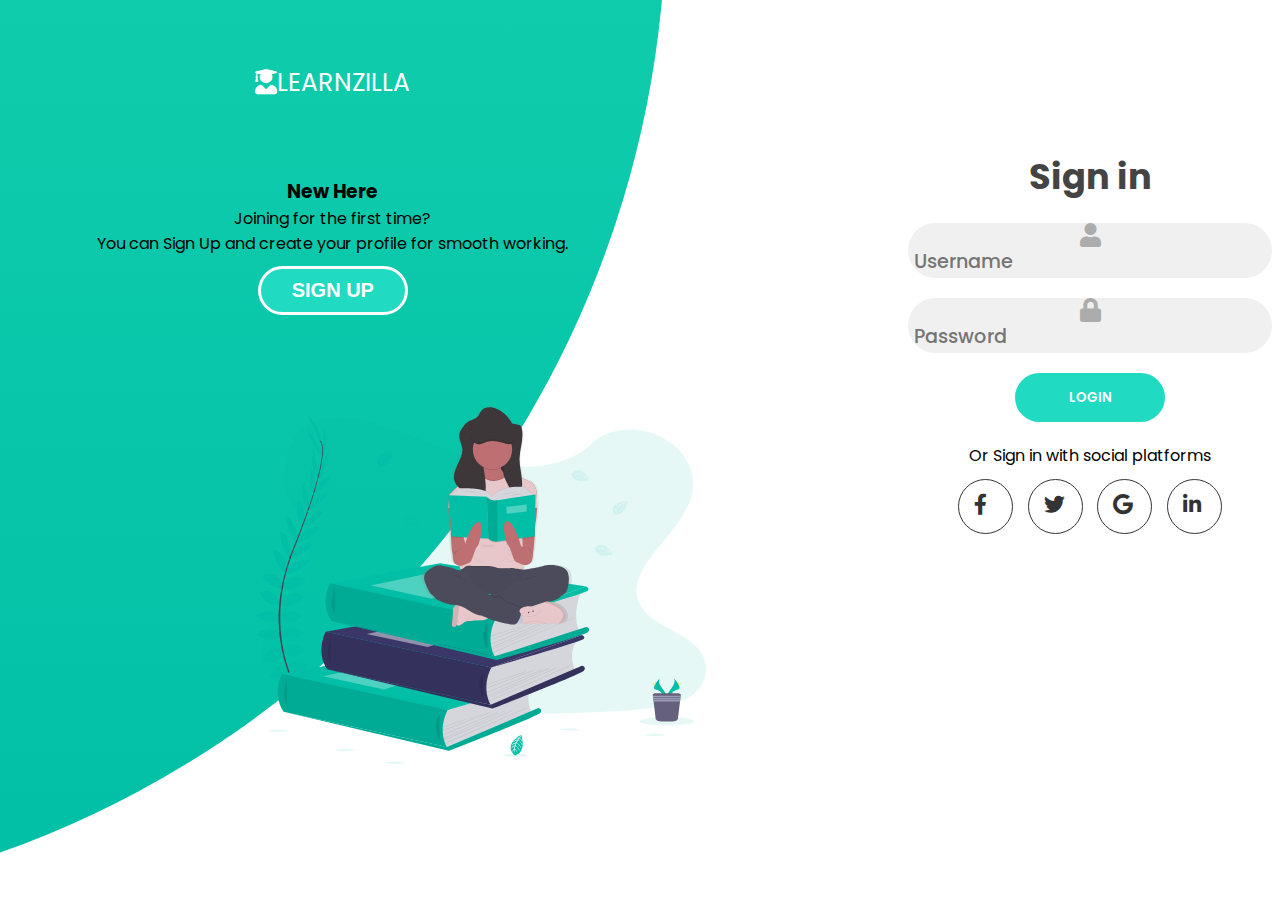
<file: login.html>
<html>

<head>
    <link rel="stylesheet" href="https://cdnjs.cloudflare.com/ajax/libs/font-awesome/5.15.4/css/all.min.css"
        integrity="sha512-1ycn6IcaQQ40/MKBW2W4Rhis/DbILU74C1vSrLJxCq57o941Ym01SwNsOMqvEBFlcgUa6xLiPY/NS5R+E6ztJQ=="
        crossorigin="anonymous" referrerpolicy="no-referrer" />
    <title>
        Signup and login page
    </title>
    <link rel="stylesheet" href="styles.css" />
</head>

<body>
    <div class="container">
        <div class="forms-container">
            <div class="signin-signup">
                <form action="#" class="sign-in-form">
                    <h2 class="title">Sign in</h2>
                    <div class="input-field">
                        <i class="fas fa-user"></i>
                        <input type="text" placeholder="Username">
                    </div>
                    <div class="input-field">
                        <i class="fas fa-lock"></i>
                        <input type="password" placeholder="Password">
                    </div>
                    <input type="submit" class="btn solid" value="Login">
                    <p class="social-text">Or Sign in with social platforms</p>
                    <div class="social-media">
                        <a href="#" class="social-icon">
                            <i class="fab fa-facebook-f"></i>
                        </a>
                        <a href="#" class="social-icon">
                            <i class="fab fa-twitter"></i>
                        </a>
                        <a href="#" class="social-icon">
                            <i class="fab fa-google"></i>
                        </a>
                        <a href="#" class="social-icon">
                            <i class="fab fa-linkedin-in"></i>
                        </a>
                    </div>
                </form>
                <div class="signup-signup">
                    <form action="#" class="sign-up-form">
                        <h2 class="title">Sign Up</h2>
                        <div class="input-field">
                            <i class="fas fa-user"></i>
                            <input type="text" placeholder="Username">
                        </div>
                        <div class="input-field">
                            <i class="fas fa-envelope"></i>
                            <input type="email" placeholder="Email">
                        </div>
                        <div class="input-field">
                            <i class="fas fa-lock"></i>
                            <input type="password" placeholder="Password">
                        </div>
                        <input type="submit" class="btn solid" value="Login">
                        <p class="social-text">Or Sign Up with social platforms</p>
                        <div class="social-media">
                            <a href="#" class="social-icon">
                                <i class="fab fa-facebook-f"></i>
                            </a>
                            <a href="#" class="social-icon">
                                <i class="fab fa-twitter"></i>
                            </a>
                            <a href="#" class="social-icon">
                                <i class="fab fa-google"></i>
                            </a>
                            <a href="#" class="social-icon">
                                <i class="fab fa-linkedin-in"></i>
                            </a>
                        </div>
                    </form>

                </div>
            </div>
        </div>
        <div class="panels-container">
            <div class="panel left-panel">
              <div class="content">
                <span class="hom"><a href="index.html" class="logo"><i class="fas fa-user-graduate"></i>LEARNZILLA</a></span><br><br><br><br>
                  <!-- <span class="hm"><a href="index.html">HOME</a></span> -->
                  <h3>New Here</h3>
                  <p>Joining for the first time?<br> You can Sign Up and create your profile for smooth working. </p>
                    <a href="signup.html"><button class="btn-transparent" id="sign-up-button"> Sign Up  
                    </button></a>
              </div> 
              <img src ="images/books.svg" class="image"> 
            </div>
            <div class="panel right-panel">
                <!-- <div class="content">
                    <h3>One of us</h3>
                    <p>Lorem ipsum dolor sit amet consectetur adipisicing elit. 
                       Odio, doloribus commodi <br> dignissimos sed tempora hic dolorum sunt aliquam, ad corporis omnis ipsa? <br>
                       Dicta nam debitis adipisci quidem iste, autem ad.</p>
                      <button class="btn-transparent" id="sign-in-button"> Sign In
                      </button>
                </div>  -->
                <!-- <img src ="" class="image">  -->
              </div>
        </div>
    </div>
</body>

</html>
</file>
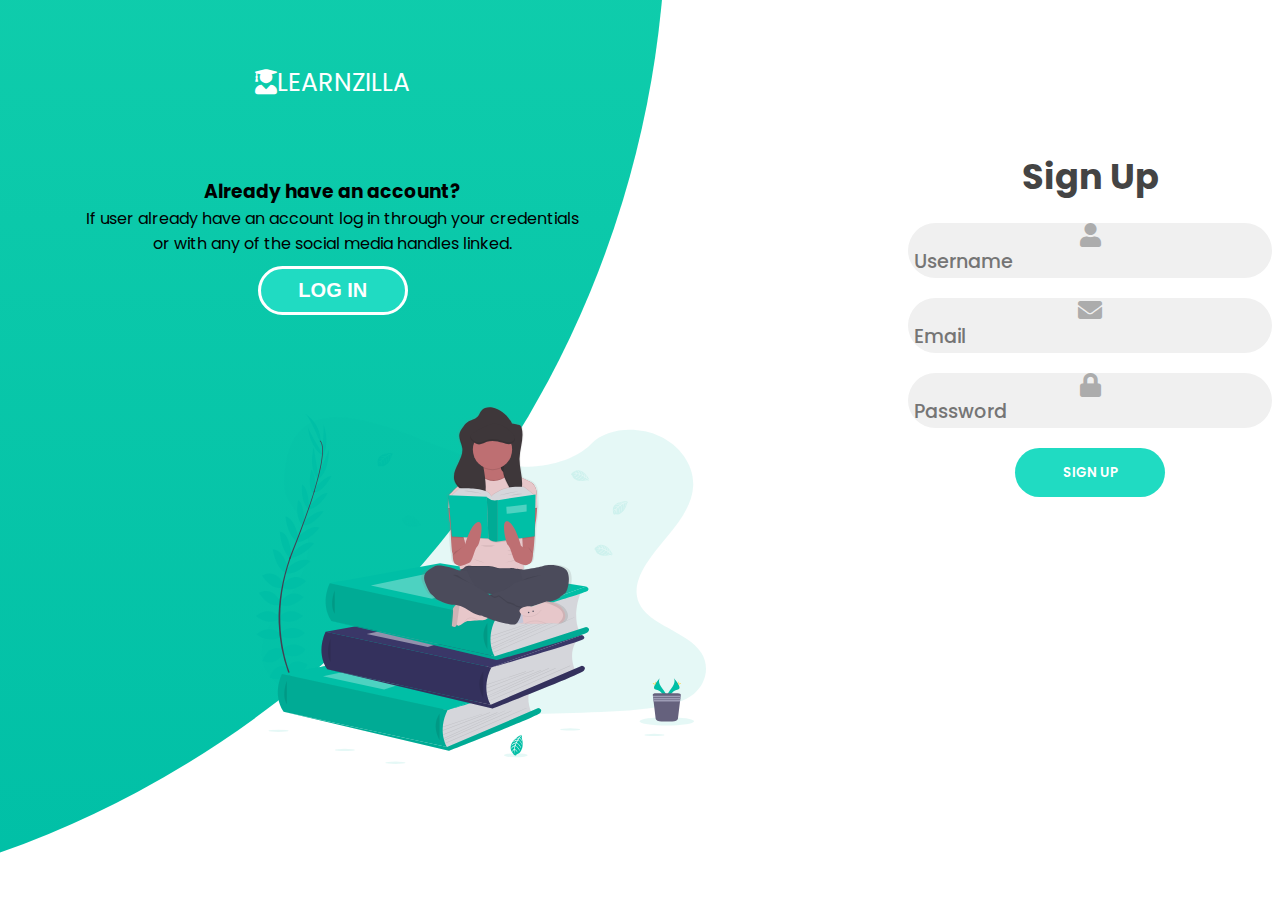
<file: signup.html>
<html>

<head>
    <link rel="stylesheet" href="https://cdnjs.cloudflare.com/ajax/libs/font-awesome/5.15.4/css/all.min.css"
        integrity="sha512-1ycn6IcaQQ40/MKBW2W4Rhis/DbILU74C1vSrLJxCq57o941Ym01SwNsOMqvEBFlcgUa6xLiPY/NS5R+E6ztJQ=="
        crossorigin="anonymous" referrerpolicy="no-referrer" />
    <title>
        Signup and login page
    </title>
    <link rel="stylesheet" href="styles.css" />
</head>

<body>
    
    <div class="container">
        <div class="forms-container">
            
            <div class="signin-signup">
                <form action="#" class="sign-in-form">
                    <h2 class="title">Sign Up</h2>
                    <div class="input-field">
                        <i class="fas fa-user"></i>
                        <input type="text" placeholder="Username">
                    </div>
                    <div class="input-field">
                        <i class="fas fa-envelope"></i>
                        <input type="email" placeholder="Email">
                    </div>
                    <div class="input-field">
                        <i class="fas fa-lock"></i>
                        <input type="password" placeholder="Password">
                    </div>

                    <input type="submit" class="btn solid" value="Sign Up">
                </form>
                <div class="signup-signup">
                    <form action="#" class="sign-up-form">
                        <h2 class="title">Sign Up</h2>
                        <div class="input-field">
                            <i class="fas fa-user"></i>
                            <input type="text" placeholder="Username">
                        </div>
                        <div class="input-field">
                            <i class="fas fa-envelope"></i>
                            <input type="email" placeholder="Email">
                        </div>
                        <div class="input-field">
                            <i class="fas fa-lock"></i>
                            <input type="password" placeholder="Password">
                        </div>
                        <input type="submit" class="btn solid" value="Login">
                        <p class="social-text">Or Sign Up with social platforms</p>
                        <div class="social-media">
                            <a href="#" class="social-icon">
                                <i class="fab fa-facebook-f"></i>
                            </a>
                            <a href="#" class="social-icon">
                                <i class="fab fa-twitter"></i>
                            </a>
                            <a href="#" class="social-icon">
                                <i class="fab fa-google"></i>
                            </a>
                            <a href="#" class="social-icon">
                                <i class="fab fa-linkedin-in"></i>
                            </a>
                        </div>
                    </form>

                </div>
            </div>
        </div>
        <div class="panels-container">
            <div class="panel left-panel">
              <div class="content">
                <span class="hom"><a href="index.html" class="logo"><i class="fas fa-user-graduate"></i>LEARNZILLA</a></span><br><br><br><br>
                
                  <h3>Already have an account?</h3>
                  <p>If user already have an account log in through your credentials <br>
                    or with any of the social media handles linked.</p>
                    <a href="login.html"><button class="btn-transparent" id="sign-up-button">  Log In </a>
                    
                    </button>
              </div> 
              <img src ="images/books.svg" class="image"> 
            </div>
        </div>
    </div>
</body>

</html>
</file>
<file: styles.css>
@import url("https://fonts.googleapis.com/css2?family=Poppins:wght@300;400;600;700&display=swap");
* {
  margin: 0;
  padding: 0;
  box-sizing: border-box;
}
body,
input {
  font-family: "Poppins", sans-serif;
}
.container {
  position: relative;
  width: 100%;
  min-height: 100vh;
  overflow: hidden;
}
.signup-signup {
  background: linear-gradient(#20dcb2, #00bfa6);
  /* height: 2rem; */
  position: absolute;
  height: 2000px;
  width: 2000px;
  top: -10%;
  right: 48%;
  transform: translateY(-50%);
  border-radius: 50%;
}
.forms-container {
  position: absolute;
  width: 100%;
  height: 100%;
  top: 0;
  left: 0;
}
form {
  display: flex;
  flex-direction: column;
  justify-content: center;
  align-items: center;
  padding: 0 0.5rem;
}
.title {
  font-size: 2.2rem;
  color: #444;
  margin-bottom: 10px;
}
.input-field {
  max-width: 380px;
  width: 100%;
  height: 55px;
  background-color: #f0f0f0;
  margin: 10px 0;
  border-radius: 55px;
  padding: 0 0.4rem;
  text-align: center;
  line-height: 55px;
  color: #acacac;
  font-size: 1.5rem;
}
.input-field input {
  background: none;
  outline: none;
  border: none;
  line-height: 1;
  font-size: 1.2rem;
  color: #333;
}
.input-field input:placeholder-shown {
  color: #aaa;
  font-weight: 500;
}
.btn {
  width: 150px;
  height: 49px;
  outline: none;
  border: none;
  border-radius: 48px;
  background-color: #20dbc2;
  color: white;
  text-transform: uppercase;
  font-weight: 600;
  margin: 10px 0;
  transition: all 0.5s;
}
.btn:hover {
  background-color: #00bfa6;
}
.social-text {
  padding: 0.7rem 0;
}
.social-media {
  display: flex;
  justify-content: center;
}
.social-icon {
  height: 55px;
  width: 55px;
  border: 1px solid #333;
  border-radius: 50%;
  margin: 0 0.45rem;
  color: #333;
  font-size: 1.3rem;
  padding: 15;
}
.social-icon:hover {
  transform: scaleY(1.1);
  color: #20dbc2;
  border-color: #00bfa6;
}
.sign-in-form {
  margin-left: 900px;
  margin-top: 150px;
}
.sign-up-form {
  margin-right: 900px;
  margin-top: -550px;
  /* display: none; */
}
.image {
  width: 450px;
  height: 450px;
  position: absolute;
  z-index: 3;
  top: 40%;
  left: 20%;
}
.content {
  z-index: 2;
  position: relative;
  text-align: center;
  right: 24%;
  margin-top: 5%;
  color: black;
}
.hom {
  font-size: 25px;
  transform: rotate(25deg);
  padding: 1%;
  border-radius: 50%;
}
.hom:hover {
  transition: 0.3s linear;
  left: 120%;
  background-color: #20dbc2;
}
.btn-transparent {
  /* border-color: #fff; */
  border: 3px solid #fff;
  width: 150px;
  height: 49px;
  outline: none;
  border-radius: 48px;
  background-color: #20dbc2;
  color: white;
  padding: 1px;
  text-transform: uppercase;
  font-weight: 600;
  margin: 10px 0;
  font-size: 20px;
  transition: all 0.5s;
}
.btn-transparent:hover {
  background-color: #00bfa6;
  cursor: pointer;
}
.panel left-panel::before {
  transform: translate(100%, -50%);
  right: 52%;
}
a {
  text-decoration: none;
  color: white;
}

#button {
  border-radius: 100px;
  background-color: black;
}
</file>
